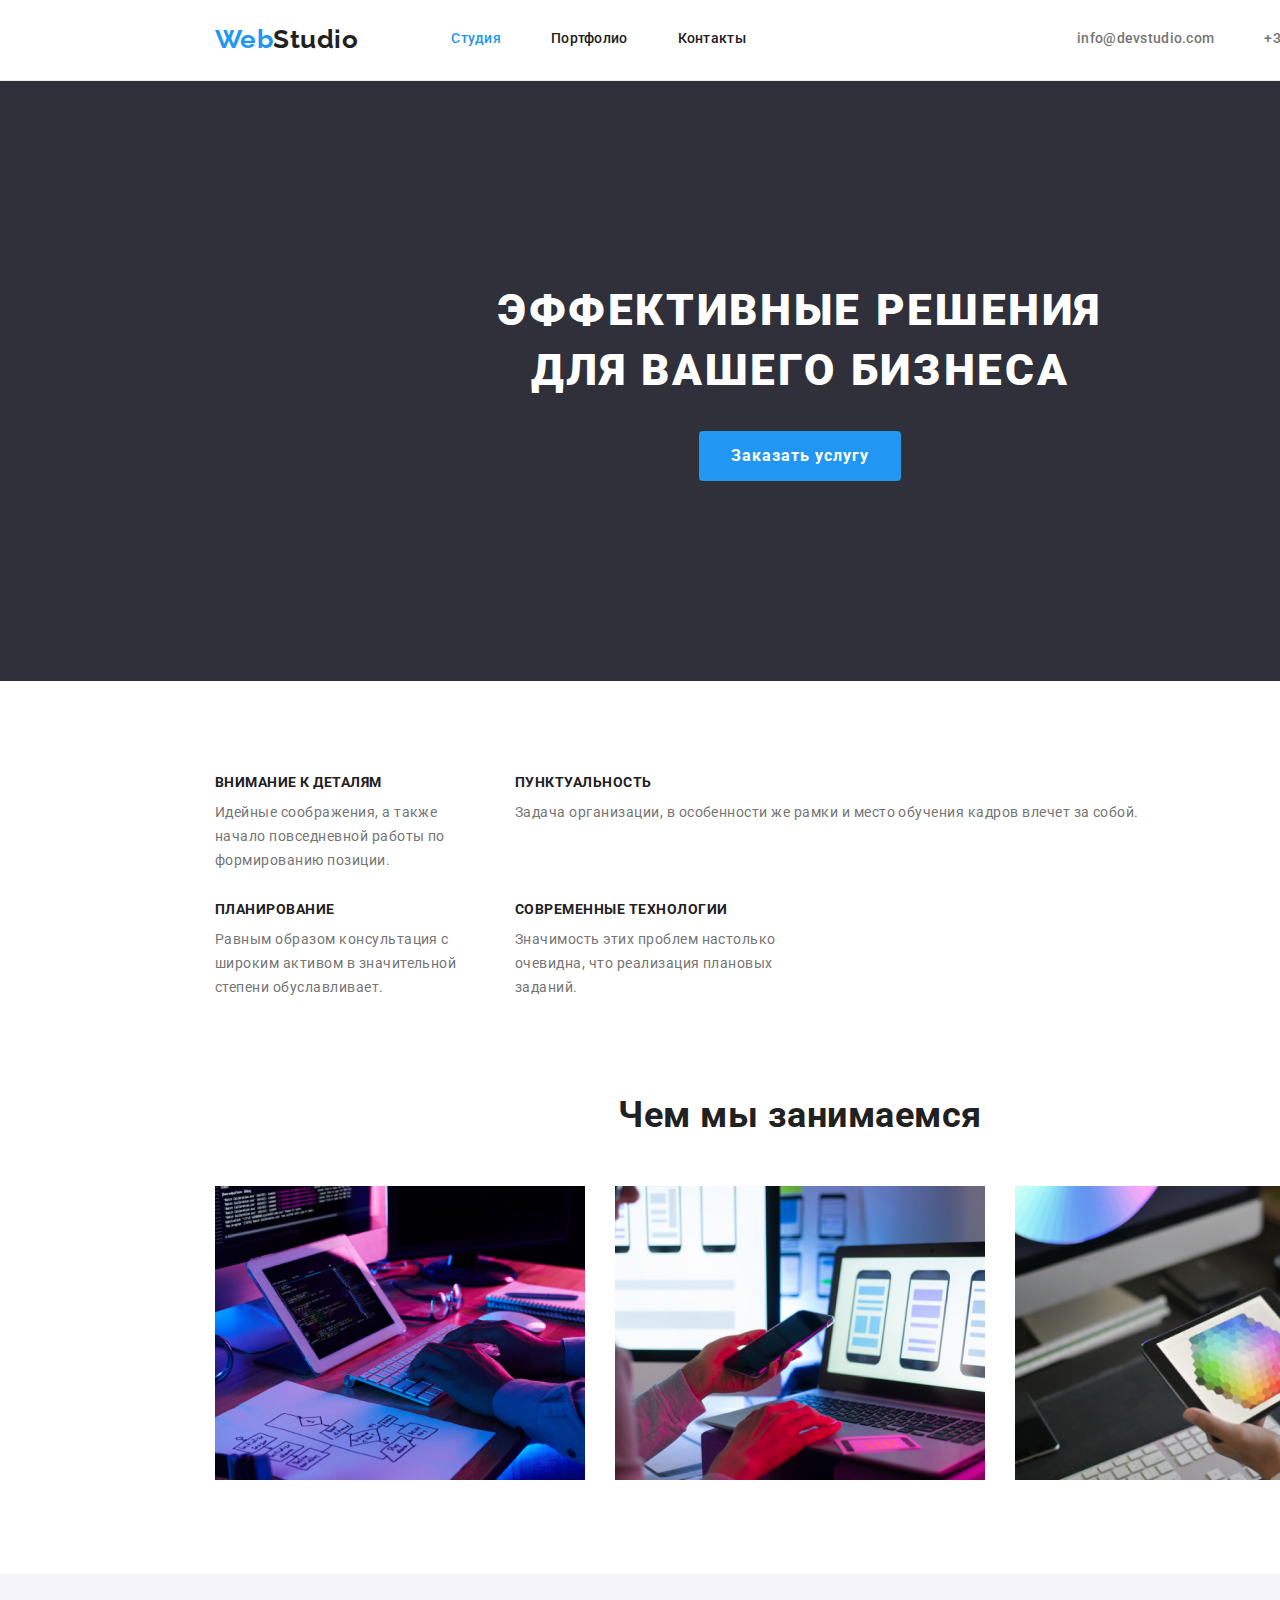
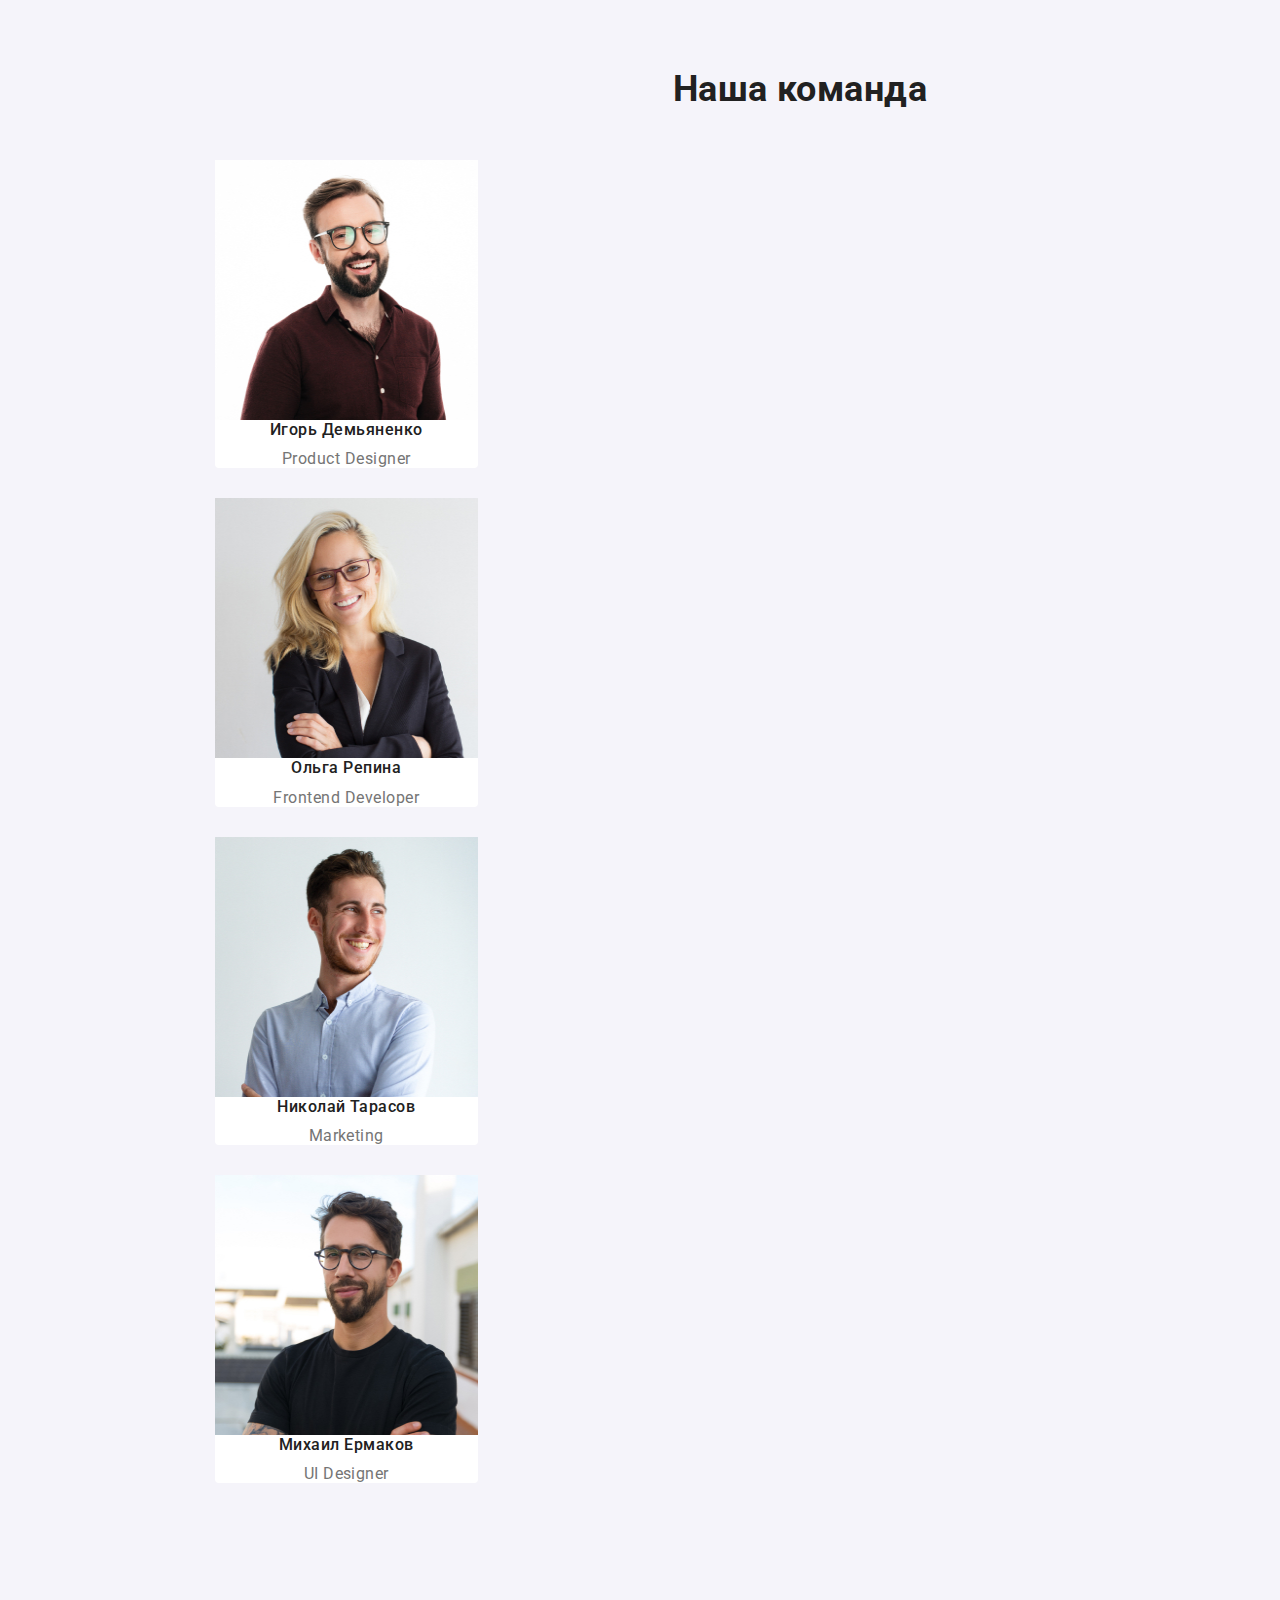
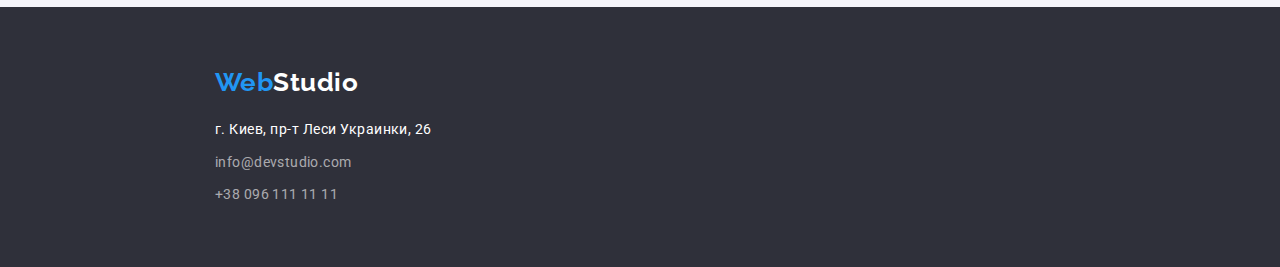
<file: index.html>
<!DOCTYPE html>
<html lang="ru">
<head>
    <meta charset="UTF-8">
    <meta name="viewport" content="width=device-width, initial-scale=1.0">
    <link rel="stylesheet" href="https://cdnjs.cloudflare.com/ajax/libs/modern-normalize/1.0.0/modern-normalize.min.css">
    <link rel="preconnect" href="https://fonts.gstatic.com">
    <link href="https://fonts.googleapis.com/css2?family=Raleway:wght@700&family=Roboto:wght@400;500;700;900&display=swap"
        rel="stylesheet">
    <link rel="stylesheet" href="./css/styles.css">
    <title>Web Studio</title>
</head>
<body>
    <header class="page-header">
        <div class="header-container container">
            <nav class="main-nav">
                <!-- lOGO -->
                <a class="logo header-logo link" href="./index.html"><span class="logo-span">Web</span>Studio</a>
                <!-- lOGO end -->
                <ul class="site-nav list">
                    <li class="nav-item">
                        <a class="link active" href="./index.html">Студия</a>
                    </li>
                    <li class="nav-item">
                        <a class="link" href="./portfolio.html">Портфолио</a>
                    </li>
                    <li class="nav-item">
                        <a class="link" href="#">Контакты</a>
                    </li>
                </ul>
            </nav>
            <ul class="contacts list">
                <li class="contacts-item">
                    <a class="header-contacts link" href="mailto:info@devstudio.com">info@devstudio.com</a>
                </li>
                <li class="contacts-item">
                    <a class="header-contacts link" href="tel:+380961111111">+38 096 111 11 11</a>
                </li>
            </ul>
        </div>
    </header>
    <main class="page-main">
        <!-- HERO -->
        <section class="hero">
            <div class="hero-container container">
                <h1 class="hero-title">Эффективные решения для вашего бизнеса</h1>
                <button class="button active" type="button">Заказать услугу</button>
            </div>
        </section>
        <!-- HERO end -->

        <!-- ADVANTAGES -->
        <section class="section">
            <div class="advantages-container container">
                <h2 class="visually-hidden">Наши преимущества</h2>
                <ul class="advantages list">
                    <li class="advantages-item">
                        <h3 class="title">Внимание к деталям</h3>
                        <p class="text">Идейные соображения, а также начало повседневной работы по формированию позиции.</p>
                    </li>
                    <li>
                        <h3 class="title">Пунктуальность</h3>
                        <p class="text">Задача организации, в особенности же рамки и место обучения кадров влечет за собой.</p>
                    </li>
                    <li class="advantages-item">
                        <h3 class="title">Планирование</h3>
                        <p class="text">Равным образом консультация с широким активом в значительной степени обуславливает.</p>
                    </li>
                    <li class="advantages-item">
                        <h3 class="title">Современные технологии</h3>
                        <p class="text">Значимость этих проблем настолько очевидна, что реализация плановых заданий.</p>
                    </li>
                </ul>
            </div>
        </section>
            <!-- ADVANTAGES end -->

            <!-- WHAT WE DO -->
        <section class="section">
            <div class="whatwedo-container container">
                <h2 class="section-title">Чем мы занимаемся</h2>
                <ul class="whatwedo list">
                    <li class="whatwedo-item">
                        <img src="./images/advantages/img-1.jpg" alt="человек пишет код на компьютере" width="370">
                    </li>
                    <li class="whatwedo-item">
                        <img src="./images/advantages/img-2.jpg"
                            alt="человек с телефоном и ноутбуком тестирует мобильную версию продукта" width="370">
                    </li>
                    <li class="whatwedo-item">
                        <img src="./images/advantages/img-3.jpg" alt="человек выбирает цвета из палитры на планшете" width="370">
                    </li>
                </ul>
            </div>
        </section>
        <!-- WHAT WE DO end -->

        <!-- TEAM -->
        <section class="section team">
            <div class="team-container container">
                <h2 class="section-title">Наша команда</h2>
                <ul class="team list">
                    <li class="team-item">
                        <img class="photo" src="./images/team/ihor.jpg" alt="фото Игоря" width="270" height="260">
                        <h3 class="title">Игорь Демьяненко</h3>
                        <p class="position" lang="en">Product Designer</p>
                    </li>
                    <li class="team-item">
                        <img class="photo" src="./images/team/olga.jpg" alt="фото Ольги" width="270" height="260">
                        <h3 class="title">Ольга Репина</h3>
                        <p class="position" lang="en">Frontend Developer</p>
                    </li>
                    <li class="team-item">
                        <img class="photo" src="./images/team/nikolay.jpg" alt="фото Николая" width="270" height="260">
                        <h3 class="title">Николай Тарасов</h3>
                        <p class="position" lang="en">Marketing</p>
                    </li>
                    <li class="team-item">
                        <img class="photo" src="./images/team/michael.jpg" alt="фото Михаила" width="270" height="260">
                        <h3 class="title">Михаил Ермаков</h3>
                        <p class="position" lang="en">UI Designer</p>
                    </li>
                </ul>
            </div>
        </section>
        <!-- TEAM end-->
    </main>
    <footer class="page-footer">
        <div class="footer-container container">
            <!-- lOGO -->
            <a class="logo footer-logo link" href="./index.html"><span class="logo-span">Web</span>Studio</a>
            <!-- lOGO end -->
            <address class="page-adress">
                <p class="footer-adress item">г. Киев, пр-т Леси Украинки, 26</p>
                <a class="footer-contacts link item" href="mailto:info@devstudio.com">info@devstudio.com</a>
                <a class="footer-contacts link item" href="tel:+380961111111">+38 096 111 11 11</a>
            </address>
        </div>
    </footer>
</body>
</html>
</file>
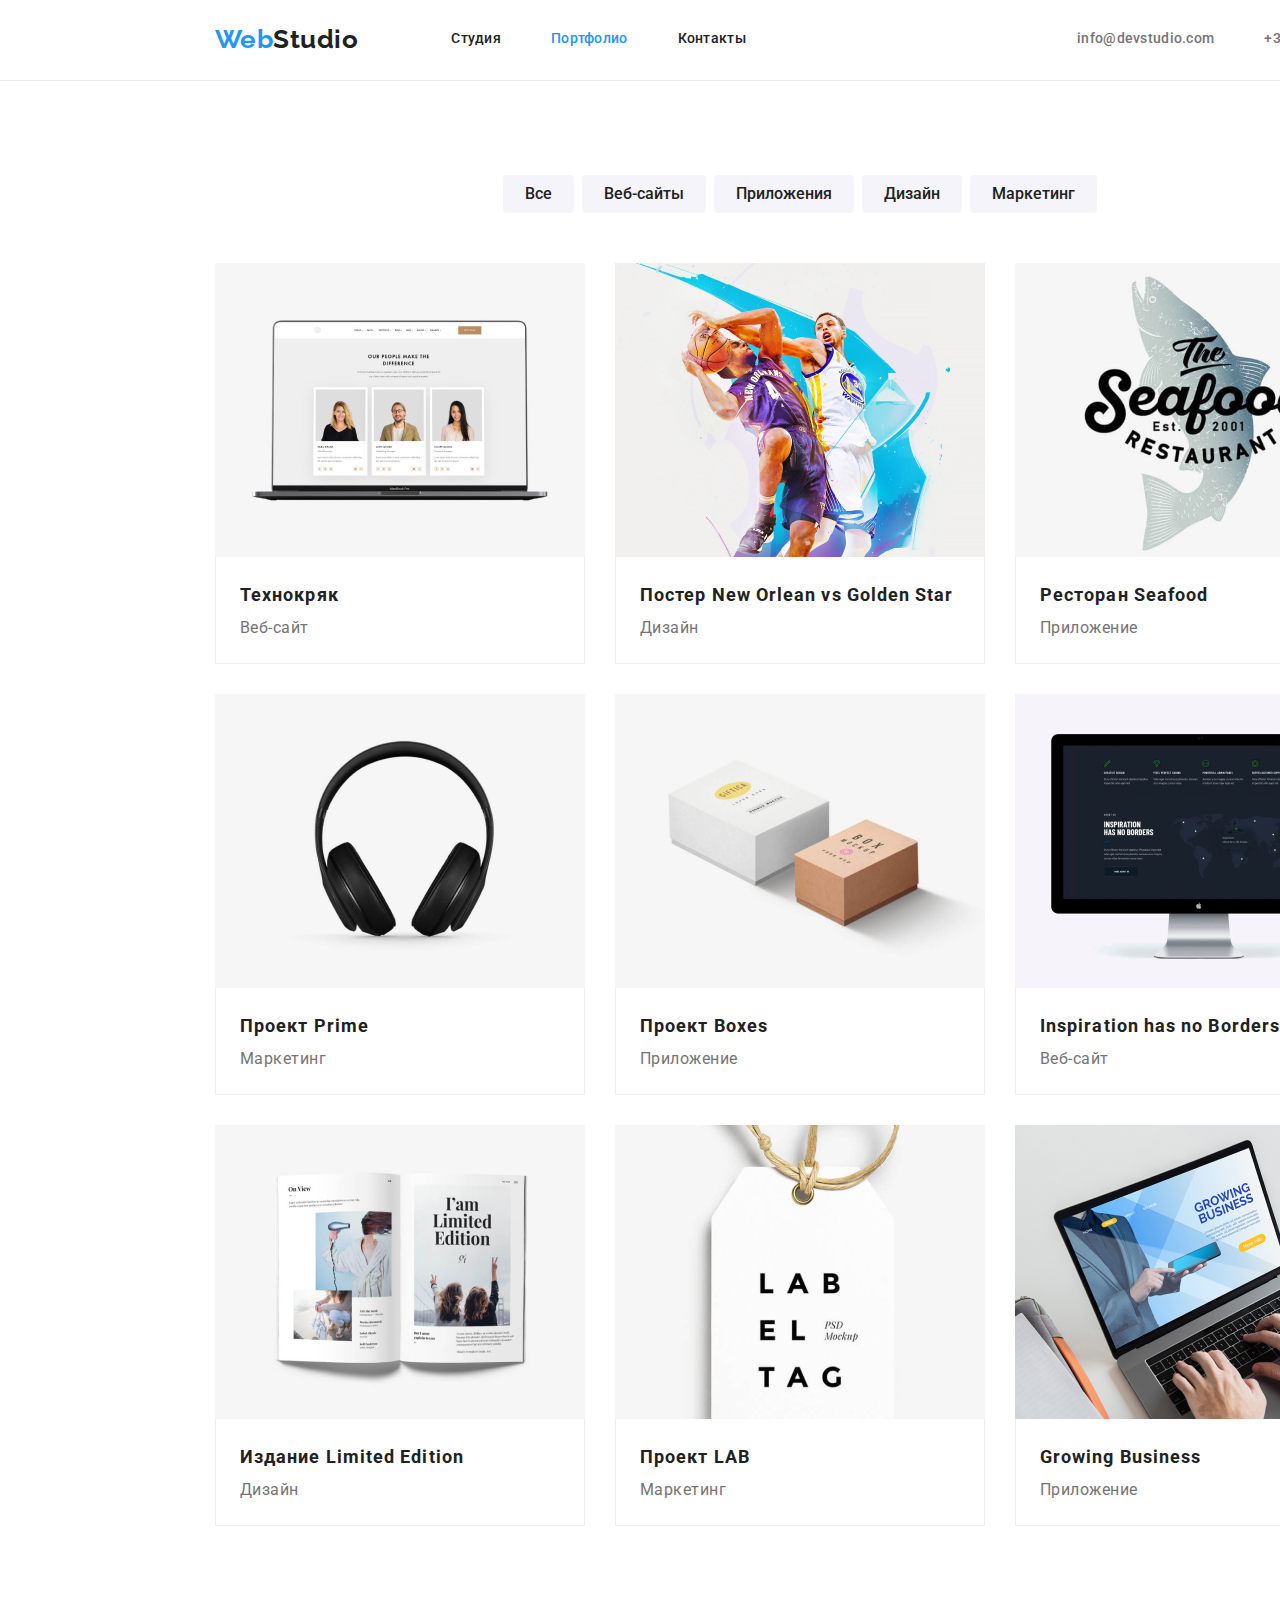
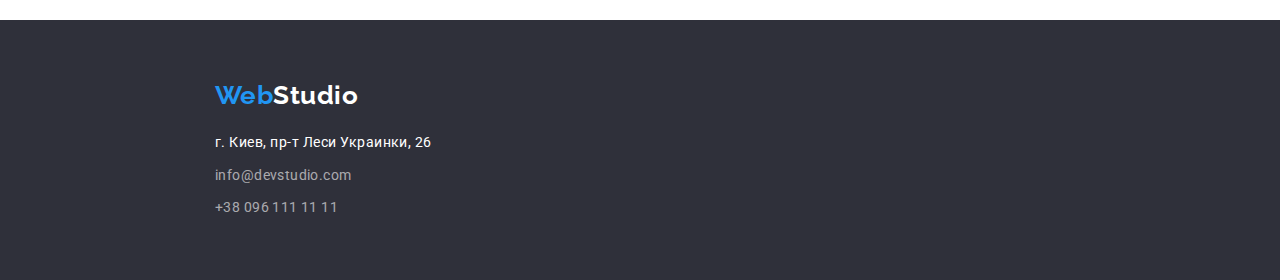
<file: portfolio.html>
<!DOCTYPE html>
<html lang="ru">
<head>
    <meta charset="UTF-8">
    <meta name="viewport" content="width=device-width, initial-scale=1.0">
    <link rel="stylesheet" href="https://cdnjs.cloudflare.com/ajax/libs/modern-normalize/1.0.0/modern-normalize.min.css">
    <link rel="preconnect" href="https://fonts.gstatic.com">
    <link href="https://fonts.googleapis.com/css2?family=Raleway:wght@700&family=Roboto:wght@400;500;700;900&display=swap"
        rel="stylesheet">
    <link href="https://fonts.googleapis.com/css2?family=Roboto:wght@400;500;700;900&display=swap" rel="stylesheet">
    <link rel="stylesheet" href="./css/styles.css">
    <title>Web Studio</title>
</head>
<body>
    <header class="page-header">
        <div class="header-container container">
            <nav class="main-nav">
                <!-- lOGO -->
                <a class="logo header-logo link" href="./index.html"><span class="logo-span">Web</span>Studio</a>
                <!-- lOGO end -->
                <ul class="site-nav list">
                    <li class="nav-item">
                        <a class="link" href="./index.html">Студия</a>
                    </li>
                    <li class="nav-item">
                        <a class="link active" href="./portfolio.html">Портфолио</a>
                    </li>
                    <li class="nav-item">
                        <a class="link" href="#">Контакты</a>
                    </li>
                </ul>
            </nav>
            <ul class="contacts list">
                <li class="contacts-item">
                    <a class="header-contacts link" href="mailto:info@devstudio.com">info@devstudio.com</a>
                </li>
                <li class="contacts-item">
                    <a class="header-contacts link" href="tel:+380961111111">+38 096 111 11 11</a>
                </li>
            </ul>
        </div>
    </header>
    <main class="page-main">
        <section class="portfolio">
            <div class="portfolio-container container">
                <h1 class="visually-hidden">Портфолио</h1>
                <!-- FILTER-BUTTONS -->
                <ul class="filter-buttons list">
                    <li class="filter-item">
                        <button class="button" type="button">Все</button>
                    </li>
                    <li class="filter-item">
                        <button class="button" type="button">Веб-сайты</button>
                    </li>
                    <li class="filter-item">
                        <button class="button" type="button">Приложения</button>
                    </li>
                    <li class="filter-item">
                        <button class="button" type="button">Дизайн</button>
                    </li>
                    <li class="filter-item">
                        <button class="button" type="button">Маркетинг</button>
                    </li>
                </ul>
                <!-- FILTER-BUTTONS end-->
                
                <!-- PROJECTS -->
                <ul class="project-list list">
                    <li class="project-item">
                        <a class="link" href="">
                            <img width="370" height="294" src="./images/portfolio/img-0.jpg" alt="Картинка с ноутбуком">
                            <div class="project-description-wrapper">
                                <h2 class="title">Технокряк</h2>
                                <p class="description">Веб-сайт</p>
                            </div>
                        </a>
                    </li>
                    <li class="project-item">
                        <a class="link" href="">
                            <img width="370" height="294" src="./images/portfolio/img-1.jpg" alt="Картинка с баскетболистами">
                            <div class="project-description-wrapper">
                                <h2 class="title">Постер <span lang="en">New Orlean vs Golden Star</span></h2>
                                <p class="description">Дизайн</p>
                            </div>
                        </a>
                    </li>
                    <li class="project-item">
                        <a class="link" href="">
                            <img width="370" height="294" src="./images/portfolio/img-2.jpg" alt="Картинка с логотипом ресторана">
                            <div class="project-description-wrapper">
                                <h2 class="title">Ресторан <span lang="en">Seafood</span></h2>
                                <p class="description">Приложение</p>
                            </div>
                        </a>
                    </li>
                    <li class="project-item">
                        <a class="link" href="">
                            <img width="370" height="294" src="./images/portfolio/img-3.jpg" alt="Картинка с наушниками">
                            <div class="project-description-wrapper">
                                <h2 class="title">Проект <span lang="en">Prime</span></h2>
                                <p class="description">Маркетинг</p>
                            </div>
                        </a>
                    </li>
                    <li class="project-item">
                        <a class="link" href="">
                            <img width="370" height="294" src="./images/portfolio/img-4.jpg" alt="Картинка с картонными коробками">
                            <div class="project-description-wrapper">
                                <h2 class="title">Проект <span lang="en">Boxes</span></h2>
                                <p class="description">Приложение</p>
                            </div>
                        </a>
                    </li>
                    <li class="project-item">
                        <a class="link" href="">
                            <img width="370" height="294" src="./images/portfolio/img-5.jpg" alt="Картинка с iMac">
                            <div class="project-description-wrapper">
                                <h2 class="title" lang="en">Inspiration has no Borders</h2>
                                <p class="description">Веб-сайт</p>
                            </div>
                        </a>
                    </li>
                    <li class="project-item">
                        <a class="link" href="">
                            <img width="370" height="294" src="./images/portfolio/img-6.jpg" alt="Картинка с журналом">
                            <div class="project-description-wrapper">
                                <h2 class="title">Издание <span lang="en">Limited Edition</span></h2>
                                <p class="description">Дизайн</p>
                            </div>
                        </a>
                    </li>
                    <li class="project-item">
                        <a class="link" href="">
                            <img width="370" height="294" src="./images/portfolio/img-7.jpg" alt="Картинка с Биркой">
                            <div class="project-description-wrapper">
                                <h2 class="title">Проект <span lang="en">LAB</span></h2>
                                <p class="description">Маркетинг</p>
                            </div>
                        </a>
                    </li>
                    <li class="project-item">
                        <a class="link" href="">
                            <img width="370" height="294" src="./images/portfolio/img-8.jpg" alt="Картинка с ноутбуком">
                            <div class="project-description-wrapper">
                                <h2 class="title" lang="en">Growing Business</h2>
                                <p class="description">Приложение</p>
                            </div>
                        </a>
                    </li>
                </ul>
                <!-- PROJECTS end -->
            </div>
            
        </section>
    </main>
    <footer class="page-footer">
        <div class="footer-container container">
            <!-- lOGO -->
            <a class="logo footer-logo link" href="./index.html"><span class="logo-span">Web</span>Studio</a>
            <!-- lOGO end -->
            <address class="page-adress">
                <p class="footer-adress item">г. Киев, пр-т Леси Украинки, 26</p>
                <a class="footer-contacts link item" href="mailto:info@devstudio.com">info@devstudio.com</a>
                <a class="footer-contacts link item" href="tel:+380961111111">+38 096 111 11 11</a>
            </address>
        </div>
    </footer>
</body>
</html>
</file>
<file: css/styles.css>
:root {
  --primary-text-color: #757575;
  --title-text-color: #212121;
  --accent-color: #2196f3;
  --main-bg-color: #ffffff;
  --secondary-light-bg-color: #f5f4fa;
  --secondary-dark-bg-color: #2f303a;

  --main-font-family: 'Roboto', sans-serif;
  --logo-font-family: 'Raleway', sans-serif;

  --card-grid-gap: 30px;
}

/* RESETS */

img {
  display: block;
  max-width: 100%;
}

h1,
h2,
h3,
h4,
h5,
h6,
p {
  margin: 0;
}

ul,
li {
  margin: 0;
  padding: 0;
}

.list {
  list-style: none;
}

.link {
  text-decoration: none;
}

.page-adress {
  font-style: normal;
}
/* RESETS end */

/* COMMON STYLES */
body {
  margin: auto;
  width: 1600px;
  color: var(--primary-text-color);
  background-color: var(--main-bg-color);

  font-weight: 400;
  font-family: var(--main-font-family);
  letter-spacing: 0.03em;
}
.container {
  width: 1200px;
  margin: 0 auto;
  padding-top: 94px;
  padding-bottom: 94px;
  padding-left: 15px;
  padding-right: 15px;
}

/* HIDE HEADINGS */
.visually-hidden {
  position: absolute !important;
  clip: rect(1px 1px 1px 1px); /* IE6, IE7 */
  clip: rect(1px, 1px, 1px, 1px);
  padding: 0 !important;
  border: 0 !important;
  height: 1px !important;
  width: 1px !important;
  overflow: hidden;
}

/* LOGO  */
.logo {
  font-weight: 700;
  font-size: 26px;
  font-family: var(--logo-font-family);
  line-height: 1.19;
}
.header-logo .logo-span,
.footer-logo .logo-span {
  color: var(--accent-color);
}

/* BUTTONS */
.button {
  color: var(--title-text-color);
  background-color: var(--secondary-light-bg-color);

  font-weight: 500;
  font-family: inherit;
  font-size: 16px;
  line-height: 1.62;
  display: inline-block;
  border: 0;
  border-radius: 4px;
}
.button:hover,
.button:focus,
.button.active {
  color: var(--main-bg-color);
  background-color: var(--accent-color);
}

/* SECTION */
.section .section-title {
  margin-top: 0;
  margin-bottom: 50px;

  color: var(--title-text-color);

  font-weight: 700;
  font-size: 36px;
  line-height: 1.17;
  text-align: center;
}
/* COMMON STYLES end */

/* HEADER */
.page-header {
  border-bottom: 1px solid #ececec;
}
.header-container {
  display: flex;
  align-items: center;
  justify-content: space-between;
  padding-top: 24px;
  padding-bottom: 25px;
}

.header-logo {
  margin-right: 93px;
  color: var(--title-text-color);
}

/* SITE NAV */
.main-nav {
  display: flex;
  align-items: center;
}

.site-nav {
  display: flex;
}

.nav-item:not(:last-child) {
  margin-right: 50px;
}

.site-nav .link {
  display: block;

  color: var(--title-text-color);
  font-weight: 500;
  font-size: 14px;
  line-height: 1.14;
  letter-spacing: 0.02em;
}

.site-nav .link:hover,
.site-nav .link:focus {
  color: var(--accent-color);
}

.site-nav .active {
  color: var(--accent-color);
}

/* CONTACTS */
.contacts {
  display: flex;
}

.header-contacts {
  display: block;

  color: var(--primary-text-color);
  font-weight: 500;
  font-size: 14px;
  line-height: 1.14;
  letter-spacing: 0.02em;
}

.header-contacts:hover,
.header-contacts:focus {
  color: var(--accent-color);
}

.contacts-item:not(:last-child) {
  margin-right: 50px;
}
/* HEADER end */

/* HERO */
.hero {
  color: var(--main-bg-color);
  background-color: var(--secondary-dark-bg-color);
}

.hero-container {
  padding: 200px 0;
  text-align: center;
}

.hero-title {
  width: 700px;
  margin-bottom: 30px;
  margin-left: auto;
  margin-right: auto;

  font-weight: 900;
  font-size: 44px;
  line-height: 1.36;
  text-align: center;
  letter-spacing: 0.06em;
  text-transform: uppercase;
}

.hero .button {
  min-width: 200px;
  min-height: 50px;
  padding: 10px 32px;
  font-weight: 700;
  font-size: 16px;
  line-height: 1.88;
  letter-spacing: 0.06em;
}

.hero .button:hover {
  cursor: pointer;
}
/* HERO end */

/* ADVANTAGES */
.advantages {
  display: flex;
  flex-wrap: wrap;
  margin-right: calc(-1 * var(--card-grid-gap));
  margin-bottom: calc(-1 * var(--card-grid-gap));
}

.advantages-item {
  width: calc(100% / 4 - var(--card-grid-gap));
  margin-right: var(--card-grid-gap);
  margin-bottom: var(--card-grid-gap);
}

.advantages .title {
  margin-bottom: 10px;

  color: var(--title-text-color);
  font-weight: 700;
  font-size: 14px;
  line-height: 1.14;
  text-transform: uppercase;
}

.advantages .text {
  font-size: 14px;
  line-height: 1.71;
}
/* ADVANTAGES end */

/* WHAT WE DO */
.whatwedo-container {
  padding-top: 0;
}

.whatwedo {
  display: flex;
  flex-wrap: wrap;
  margin-right: calc(-1 * var(--card-grid-gap));
  margin-bottom: calc(-1 * var(--card-grid-gap));
}

.whatwedo-item {
  width: calc(100% / 3 - var(--card-grid-gap));
  margin-right: var(--card-grid-gap);
  margin-bottom: var(--card-grid-gap);
}

/* TEAM */
.team {
  background-color: var(--secondary-light-bg-color);
}

.team-list {
  display: flex;
  flex-wrap: wrap;
  margin-right: calc(-1 * var(--card-grid-gap));
  margin-bottom: calc(-1 * var(--card-grid-gap));
}

.team-item {
  width: calc(100% / 4 - var(--card-grid-gap));
  margin-right: var(--card-grid-gap);
  margin-bottom: var(--card-grid-gap);
  background-color: var(--main-bg-color);
  border-radius: 0 0 4px 4px;
}

.team-description-wrapper {
  padding-top: 30px;
  padding-bottom: 30px;
  padding-left: 15px;
  padding-right: 15px;
}

.team .title {
  margin-bottom: 10px;
  color: var(--title-text-color);
  font-weight: 500;
  font-size: 16px;
  line-height: 1.19;
  text-align: center;
}

.team .position {
  font-size: 16px;
  line-height: 1.19;
  text-align: center;
}
/* TEAM end */

/* FOOTER */
.page-footer {
  color: var(--main-bg-color);
  background-color: var(--secondary-dark-bg-color);
}

.page-adress .item:not(:last-child) {
  margin-bottom: 9px;
}

.footer-container {
  padding-top: 60px;
  padding-bottom: 60px;
}

.footer-adress {
  font-size: 14px;
  line-height: 1.71;
}

.footer-logo {
  display: block;
  margin-bottom: 20px;
  color: var(--main-bg-color);
}

.footer-contacts {
  display: block;
  color: rgba(255, 255, 255, 0.6);
  font-size: 14px;
  line-height: 1.71;
  letter-spacing: 0.03em;
}

.footer-contacts:hover,
.footer-contacts:focus {
  color: var(--accent-color);
}
/* FOOTER end */

/* PORTFOLIO */
.filter-buttons {
  display: flex;
  justify-content: center;
  margin-bottom: 50px;
}

.filter-item:not(:last-child) {
  margin-right: 8px;
}

.filter-buttons .button {
  min-height: 38px;
  padding: 6px 22px;
}

.project-list {
  display: flex;
  flex-wrap: wrap;
  margin-right: calc(-1 * var(--card-grid-gap));
  margin-bottom: calc(-1 * var(--card-grid-gap));
}

.project-item {
  flex-basis: calc(100% / 3 - var(--card-grid-gap));
  margin-right: var(--card-grid-gap);
  margin-bottom: var(--card-grid-gap);
}

.project-list .title {
  color: var(--title-text-color);
  font-weight: 700;
  font-size: 18px;
  line-height: 2;
  letter-spacing: 0.06em;
}

.project-list .description {
  color: var(--primary-text-color);
  font-size: 16px;
  line-height: 1.87;
}

.project-description-wrapper {
  padding: 20px 24px;

  background-color: var(--main-bg-color);
  border-left: 1px solid #eeeeee;
  border-right: 1px solid #eeeeee;
  border-bottom: 1px solid #eeeeee;
}
</file>
